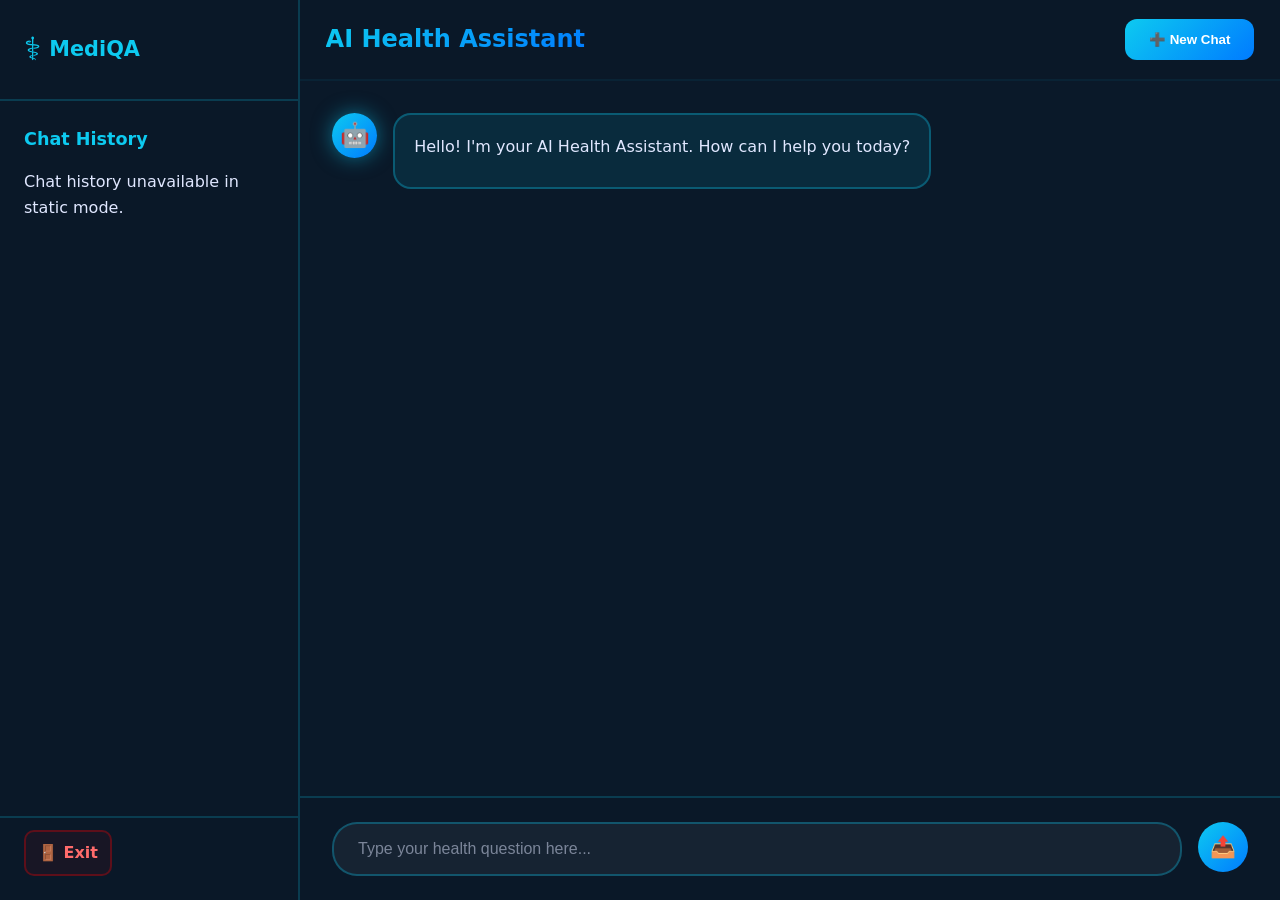
<file: chat.html>
<!DOCTYPE html>
<html lang="en">
<head>
  <meta charset="utf-8" />
  <meta name="viewport" content="width=device-width, initial-scale=1" />
  <title>Chat - MediQA Chatbot</title>

  <link rel="stylesheet" href="style.css">

  <link rel="icon" href="data:image/svg+xml,<svg xmlns=%22http://www.w3.org/2000/svg%22 viewBox=%220 0 100 100%22><text y=%22.9em%22 font-size=%2290%22>🩺</text></svg>">
</head>

<body class="chat-page">
  <div class="chat-container">

    <!-- Sidebar -->
    <aside class="chat-sidebar">
      <div class="sidebar-header">
        <div class="sidebar-brand">
          <span class="medical-icon">⚕️</span>
          <span>MediQA</span>
        </div>
      </div>

      <!-- Static placeholder since Flask loops don’t work -->
      <div class="chat-history">
        <h3 class="history-title">Chat History</h3>
        <div class="history-list">
          <p class="no-history">Chat history unavailable in static mode.</p>
        </div>
      </div>

      <div class="sidebar-footer" style="padding-top:12px;">
        <a href="index.html" class="logout-btn" style="
          display:inline-block;
          padding:8px 12px;
          border-radius:10px;
          background:rgba(255,0,0,0.06);
          color:#ff6b6b;
          text-decoration:none;">
          🚪 Exit
        </a>
      </div>
    </aside>

    <!-- Main -->
    <main class="chat-main" style="flex:1;display:flex;flex-direction:column;min-height:100vh;">

      <div class="chat-header" style="padding:1.2rem 1.6rem;background:rgba(10,25,41,0.95);border-bottom:2px solid rgba(13,202,240,0.06);display:flex;justify-content:space-between;align-items:center;">
        <h2 class="chat-title" style="margin:0;background:var(--gradient-1);-webkit-background-clip:text;-webkit-text-fill-color:transparent;">
          AI Health Assistant
        </h2>

        <button class="new-chat-btn" onclick="startNewChat()">
          ➕ New Chat
        </button>
      </div>

      <!-- Messages -->
      <div id="chat-box" class="chat-messages" style="flex:1;overflow-y:auto;">
        <!-- Default bot greeting -->
        <div class="message bot-message">
          <div class="message-avatar bot-avatar">🤖</div>
          <div class="message-content">
            <p>Hello! I'm your AI Health Assistant. How can I help you today?</p>
          </div>
        </div>
      </div>

      <!-- Input -->
      <div class="chat-input-container">
        <form id="chat-form" class="chat-input-form">
          <input type="text" id="question" class="chat-input" placeholder="Type your health question here..." autocomplete="off" required />
          <button type="submit" class="send-btn"><span class="send-icon">📤</span></button>
        </form>
      </div>

    </main>
  </div>
<!-- 
<script>
let currentChatId = ""; // Flask removed → use empty string

function startNewChat() {
  currentChatId = "";
  document.getElementById("chat-box").innerHTML = `
    <div class="message bot-message"> 
      <div class="message-avatar bot-avatar">🤖</div>
      <div class="message-content"><p>New chat started. How can I help?</p></div>
    </div>`;
}

document.addEventListener("DOMContentLoaded", function() {
  const form = document.getElementById("chat-form");
  const input = document.getElementById("question");
  const chatBox = document.getElementById("chat-box");

  form.addEventListener("submit", async function(e) {
    e.preventDefault();
    const question = input.value.trim();
    if (!question) return;

    // user message
    const userDiv = document.createElement("div");
    userDiv.className = "message user-message";
    userDiv.innerHTML = `
      <div class="message-content"><p>${escapeHtml(question)}</p></div>
      <div class="message-avatar user-avatar">👤</div>`;
    chatBox.appendChild(userDiv);

    chatBox.scrollTop = chatBox.scrollHeight;
    input.value = "";

    // typing indicator
    const typing = document.createElement("div");
    typing.className = "message bot-message thinking";
    typing.innerHTML = `
      <div class="message-avatar bot-avatar">🤖</div>
      <div class="message-content">
        <div class="typing-indicator"><span></span><span></span><span></span></div>
        <p>Thinking...</p>
      </div>`;
    chatBox.appendChild(typing);
    chatBox.scrollTop = chatBox.scrollHeight;

    try {
      const res = await fetch("https://backend-chatbot-h3ui.onrender.com/ask", {
        method: "POST",
        headers: { "Content-Type": "application/json" },
        body: JSON.stringify({ question, chat_id: currentChatId })
      });

      const data = await res.json();

      typing.remove();

      // bot response
      const botDiv = document.createElement("div");
      botDiv.className = "message bot-message";
      botDiv.innerHTML = `
        <div class="message-avatar bot-avatar">🤖</div>
        <div class="message-content"><p>${escapeHtml(data.answer)}</p></div>`;
      chatBox.appendChild(botDiv);

      chatBox.scrollTop = chatBox.scrollHeight;

    } catch (err) {
      typing.remove();
      const errDiv = document.createElement("div");
      errDiv.className = "message bot-message";
      errDiv.innerHTML = `
        <div class="message-avatar bot-avatar">🤖</div>
        <div class="message-content"><p>Error. Try again.</p></div>`;
      chatBox.appendChild(errDiv);
    }
  });

  function escapeHtml(text) {
    return text.replace(/[&<>"'`=\/]/g, s => ({
      '&': '&amp;', '<': '&lt;', '>': '&gt;', '"': '&quot;',
      "'": '&#39;', '/': '&#x2F;', '`': '&#x60;', '=': '&#x3D;'
    }[s]));
  }
});
</script> -->
  <script src="javascript.js"></script>

</body>
</html>
</file>
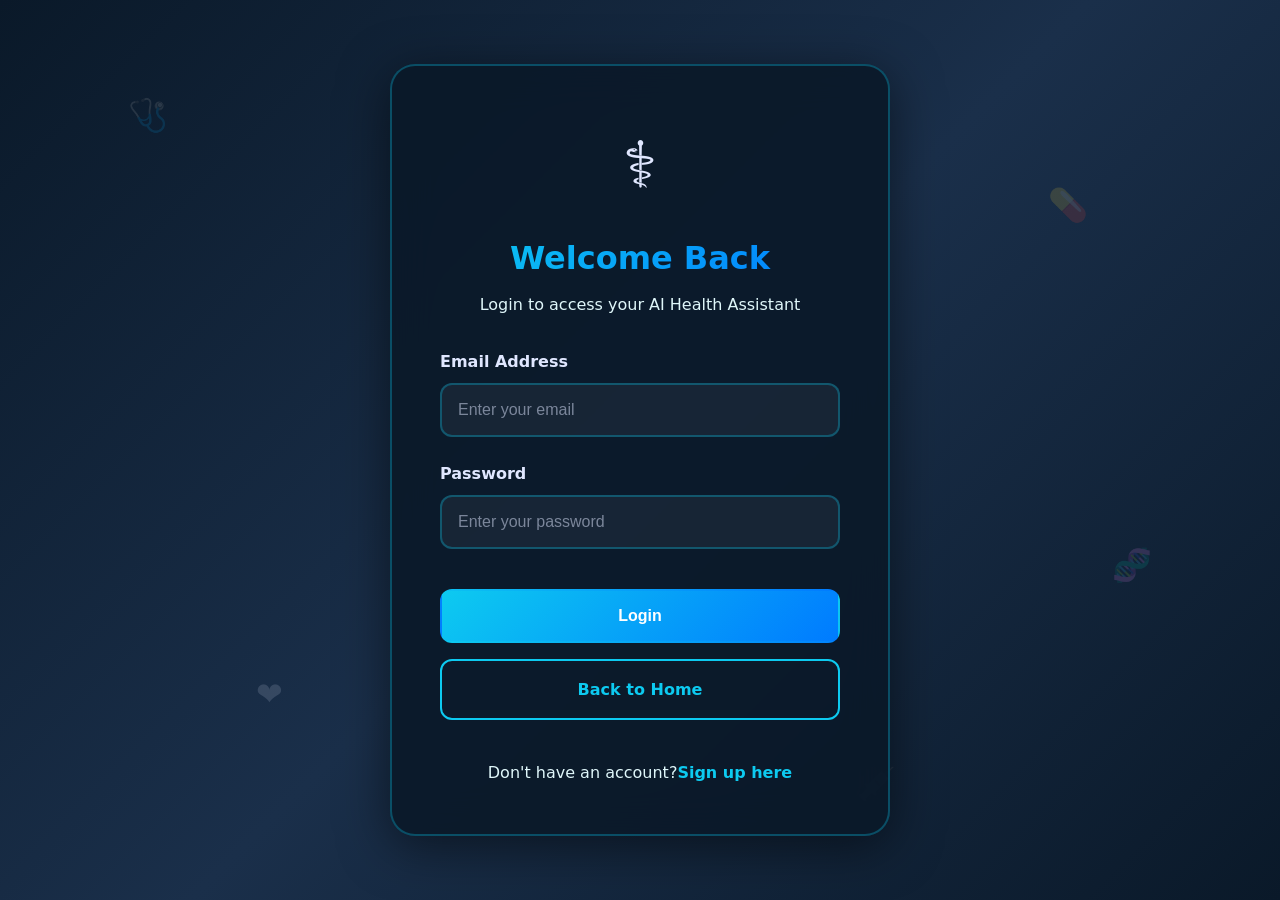
<file: login.html>
<!DOCTYPE html>
<html lang="en">
<head>
    <meta charset="UTF-8">
    <meta name="viewport" content="width=device-width, initial-scale=1.0">
    <title>Login - MediQA Chatbot</title>
     <link rel="stylesheet" href="style.css">

</head>
<body class="auth-page">
    <div class="floating-icons">
        <span class="float-icon icon-1">🩺</span>
        <span class="float-icon icon-2">💊</span>
        <span class="float-icon icon-3">❤️</span>
        <span class="float-icon icon-4">🧬</span>
        <span class="float-icon icon-5">💉</span>
    </div>

    <div class="auth-container">
        <div class="auth-box fade-in">
            <div class="auth-header">
                <span class="auth-icon">⚕️</span>
                <h1>Welcome Back</h1>
                <p>Login to access your AI Health Assistant</p>
            </div>

            <form class="auth-form" onsubmit="window.location.href='chat.html'; return false;">
                <div class="form-group">
                    <label for="email">Email Address</label>
                    <input type="email" name="email" id="email" class="form-input" placeholder="Enter your email" required>
                </div>
                <div class="form-group">
                    <label for="password">Password</label>
                    <input type="password" name="password" id="password" class="form-input" placeholder="Enter your password" required>
                </div>
                <div class="form-actions">
                    <button type="submit" class="btn-primary">Login</button>
                    <a href="index.html" class="btn-secondary">Back to Home</a>
                </div>
                <div class="form-footer">
                    <p>Don't have an account?<a href="signup.html" class="link-highlight">Sign up here</a>
</p>
                </div>
            </form>
        </div>
    </div>

    <!-- <script src="{{ url_for('static', filename='javascript.js') }}"></script> -->
    <script src="javascript.js"></script>

</body>
</html>
</file>
<file: style.css>
* {
    margin: 0;
    padding: 0;
    box-sizing: border-box;
}

:root {
    --primary-teal: #0dcaf0;
    --primary-blue: #007bff;
    --light-cyan: #e0f7fa;
    --white: #ffffff;
    --dark-bg: #0a1929;
    --card-bg: rgba(255, 255, 255, 0.05);
    --text-light: #e0e7ff;
    --gradient-1: linear-gradient(135deg, #0dcaf0, #007bff);
    --gradient-2: linear-gradient(135deg, #007bff, #0dcaf0);
    --glow-teal: 0 0 20px rgba(13, 202, 240, 0.5);
    --glow-blue: 0 0 20px rgba(0, 123, 255, 0.5);
    --white:#ffffff;
    --grad1: linear-gradient(135deg,#0dcaf0,#007bff);
}

body {
    font-family: 'Inter', system-ui, -apple-system, sans-serif;
    line-height: 1.6;
    background: linear-gradient(135deg, #0a1929 0%, #1a2f4a 50%, #0a1929 100%);
    color: var(--text-light);
    min-height: 100vh;
    overflow-x: hidden;
}

.navbar {
    position: fixed;
    top: 0;
    width: 100%;
    background: rgba(10, 25, 41, 0.95);
    backdrop-filter: blur(10px);
    z-index: 1000;
    border-bottom: 1px solid rgba(13, 202, 240, 0.2);
    box-shadow: 0 4px 20px rgba(0, 0, 0, 0.3);
}

.nav-container {
    max-width: 1400px;
    margin: 0 auto;
    padding: 1rem 2rem;
    display: flex;
    justify-content: space-between;
    align-items: center;
}

.nav-brand {
    display: flex;
    align-items: center;
    gap: 0.5rem;
    font-size: 1.5rem;
    font-weight: 700;
    color: var(--primary-teal);
    text-shadow: var(--glow-teal);
}

.medical-icon {
    font-size: 2rem;
    animation: pulse-icon 2s infinite;
}

@keyframes pulse-icon {
    0%, 100% { transform: scale(1); }
    50% { transform: scale(1.1); }
}

.nav-menu {
    display: flex;
    gap: 2rem;
}

.nav-link {
    color: var(--text-light);
    text-decoration: none;
    font-weight: 500;
    transition: all 0.3s ease;
    position: relative;
}

.nav-link::after {
    content: '';
    position: absolute;
    bottom: -5px;
    left: 0;
    width: 0;
    height: 2px;
    background: var(--gradient-1);
    transition: width 0.3s ease;
}

.nav-link:hover {
    color: var(--primary-teal);
    text-shadow: var(--glow-teal);
}

.nav-link:hover::after {
    width: 100%;
}

.nav-buttons {
    display: flex;
    gap: 1rem;
}

.btn-login, .btn-signup {
    padding: 0.6rem 1.5rem;
    border-radius: 25px;
    text-decoration: none;
    font-weight: 600;
    transition: all 0.3s ease;
}

.btn-login {
    color: var(--primary-teal);
    border: 2px solid var(--primary-teal);
}

.btn-login:hover {
    background: var(--primary-teal);
    color: var(--dark-bg);
    box-shadow: var(--glow-teal);
    transform: translateY(-2px);
}

.btn-signup {
    background: var(--gradient-1);
    color: var(--white);
    border: 2px solid transparent;
}

.btn-signup:hover {
    box-shadow: var(--glow-blue);
    transform: translateY(-2px);
}

.floating-icons {
    position: fixed;
    width: 100%;
    height: 100%;
    pointer-events: none;
    z-index: 1;
    overflow: hidden;
}

.float-icon {
    position: absolute;
    font-size: 2rem;
    opacity: 0.15;
    animation: float-around 20s infinite ease-in-out;
}

.icon-1 {
    top: 10%;
    left: 10%;
    animation-delay: 0s;
}

.icon-2 {
    top: 20%;
    right: 15%;
    animation-delay: 2s;
}

.icon-3 {
    bottom: 20%;
    left: 20%;
    animation-delay: 4s;
}

.icon-4 {
    top: 60%;
    right: 10%;
    animation-delay: 6s;
}

.icon-5 {
    bottom: 10%;
    right: 30%;
    animation-delay: 8s;
}

@keyframes float-around {
    0%, 100% {
        transform: translate(0, 0) rotate(0deg);
    }
    25% {
        transform: translate(30px, -30px) rotate(90deg);
    }
    50% {
        transform: translate(-20px, 20px) rotate(180deg);
    }
    75% {
        transform: translate(20px, 30px) rotate(270deg);
    }
}



.hero-section {
    margin-top: 80px;
    padding: 4rem 2rem;
    min-height: 80vh;
    display: flex;
    align-items: center;
    justify-content: center;
    position: relative;
}

.hero-content {
    max-width: 1400px;
    width: 100%;
    display: flex;
    align-items: center;
    justify-content: space-between;
    gap: 3rem;
}

.ai-bot-illustration {
    position: relative;
    width: 300px;
    height: 300px;
    animation: float-bot 3s infinite ease-in-out;
        margin-left: 150px; /* shift bot to right */

}

@keyframes float-bot {
    0%, 100% { transform: translateY(0); }
    50% { transform: translateY(-20px); }
}


.bot-head {
    position: relative;
    width: 150px;
    height: 150px;
    background: var(--gradient-1);
    border-radius: 50%;
    margin: 0 auto;
    box-shadow: var(--glow-teal);
}
.bot-eye {
    position: absolute;
    width: 30px;
    height: 30px;
    background: var(--white);
    border-radius: 50%;
    top: 50px;
    overflow: hidden;
}

/* Eyelid */
.bot-eye::after {
    content: "";
    position: absolute;
    width: 100%;
    height: 100%;
    background: var(--gradient-1);  /* same as head color or black */
    top: 0;
    left: 0;
    transform-origin: top;
    animation: botBlink2 1.75s infinite;
}

/* New blink animation */
@keyframes botBlink2 {
    0%, 45%, 55%, 100% {
        transform: scaleY(0);   /* eyelid lifted */
    }
    50% {
        transform: scaleY(1);   /* eyelid closed */
    }
}

.bot-eye.left { left: 35px; }
.bot-eye.right { right: 35px; }


.bot-antenna {
    position: absolute;
    width: 4px;
    height: 40px;
    background: var(--primary-teal);
    top: -30px;
    left: 50%;
    transform: translateX(-50%);
}

.bot-antenna::after {
    content: '';
    position: absolute;
    width: 15px;
    height: 15px;
    background: var(--primary-teal);
    border-radius: 50%;
    top: -10px;
    left: 50%;
    transform: translateX(-50%);
    animation: antenna-pulse 1.5s infinite;
}

@keyframes antenna-pulse {
    0%, 100% { box-shadow: 0 0 10px var(--primary-teal); }
    50% { box-shadow: 0 0 30px var(--primary-teal); }
}

.bot-body {
    width: 180px;
    height: 100px;
    background: var(--gradient-2);
    border-radius: 20px;
    margin: 20px auto 0;
    box-shadow: var(--glow-blue);
    position: relative;
}

.stethoscope {
    position: absolute;
    width: 80px;
    height: 60px;
    left: 50%;
    top: 50%;
    transform: translate(-50%, -50%);
    border: 3px solid var(--primary-teal);
    border-radius: 50% 50% 0 0;
    border-bottom: none;
    box-shadow: 0 0 10px rgba(13, 202, 240, 0.5);
}

.stethoscope::before {
    content: '';
    position: absolute;
    width: 30px;
    height: 30px;
    background: var(--primary-teal);
    border-radius: 50%;
    bottom: -30px;
    left: 10%;
    box-shadow: 0 0 10px rgba(13, 202, 240, 0.5);
}

.stethoscope::after {
    content: '';
    position: absolute;
    width: 30px;
    height: 30px;
    background: var(--primary-teal);
    border-radius: 50%;
    bottom: -30px;
    right: 10%;
    box-shadow: 0 0 10px rgba(13, 202, 240, 0.5);
}

.pulse-ring {
    position: absolute;
    top: 50%;
    left: 50%;
    transform: translate(-50%, -50%);
    width: 250px;
    height: 250px;
    border: 3px solid var(--primary-teal);
    border-radius: 50%;
    animation: pulse-ring 2s infinite;
}

@keyframes pulse-ring {
    0% {
        transform: translate(-50%, -50%) scale(0.8);
        opacity: 1;
    }
    100% {
        transform: translate(-50%, -50%) scale(1.3);
        opacity: 0;
    }
}

/* 
.hero-text {
    flex: 1;
    max-width: 600px;
}

.animated-heading {
    font-size: 3rem;
    margin-bottom: 1.5rem;
    line-height: 1.2;
}

.typing-text {
    display: block;
    background: var(--gradient-1);
    -webkit-background-clip: text;
    -webkit-text-fill-color: transparent;
    background-clip: text;
    animation: typing-fade 4s infinite;
}

@keyframes typing-fade {
    0%, 100% { opacity: 1; }
    50% { opacity: 0.6; }
}


.subtext {
    display: block;
    color: var(--text-light);
    font-size: 2rem;
    margin-top: 0.5rem;
    animation: fade-in 2s ease-in;
}

@keyframes fade-in {
    from { opacity: 0; transform: translateY(20px); }
    to { opacity: 1; transform: translateY(0); }
}

.hero-description {
    font-size: 1.2rem;
    color: var(--light-cyan);
    margin-top: 1rem;
    animation: fade-in 2s ease-in 0.5s backwards;
} */



.hero-text {
    flex: 1;
    max-width: 700px;
}

.animated-heading {
    font-size: 4rem;
    margin-bottom: 2rem;
    line-height: 1.3;
    text-align: center;
}

.typing-text {
    display: inline-block;
    overflow: hidden;
    white-space: nowrap;
    border-right: 3px solid var(--light-cyan);
    /* animation: typing 10s steps(26 , end)  infinite, blink 0.75s step-end infinite; */
    overflow: hidden;
white-space: nowrap;
border-right: 3px solid #fff;
display: inline-block;

    animation: typing 10s steps(24, end) infinite, blink 0.4s step-end infinite;

    background: var(--gradient-1);
    -webkit-background-clip: text;
    -webkit-text-fill-color: transparent;
}
/* 
@keyframes typing {
    0% { width: 0; }
    50% { width: 100%; }
    100% { width: 0; }
} */

@keyframes typing {
  0% { width: 0; }
  60% { width: 100%; }   /* typing completes */
  90% { width: 100%; }   /* pause for 3-4 seconds */
  100% { width: 0; }     /* delete and restart */
}


@keyframes blink {
    50% { border-color: transparent; }
}

.subtext {
    display: block;
    color: var(--text-light);
    font-size: 2.2rem;
    margin-top: 1rem;
    text-align: center;
    animation: fade-in 2s ease-in;
}

@keyframes fade-in {
    from { opacity: 0; transform: translateY(20px); }
    to { opacity: 1; transform: translateY(0); }
}

.hero-description {
    font-size: 1.4rem;
    color: var(--light-cyan);
    margin-top: 1.5rem;
    text-align: center;
    animation: fade-in 2s ease-in 0.5s backwards;
}

/* 
.health-tips-section {
    padding: 4rem 2rem;
    max-width: 1400px;
    margin: 0 auto;
}

.section-title {
    text-align: center;
    font-size: 2.5rem;
    margin-bottom: 3rem;
    background: var(--gradient-1);
    -webkit-background-clip: text;
    -webkit-text-fill-color: transparent;
    background-clip: text;
}

.tips-grid {
    display: grid;
    grid-template-columns: repeat(3, 1fr);
    gap: 2rem;
}

.tip-card {
    background: var(--card-bg);
    padding: 2rem;
    border-radius: 20px;
    border: 2px solid rgba(13, 202, 240, 0.3);
    text-align: center;
    transition: all 0.4s ease;
    animation: slide-up 0.6s ease-out backwards;
    position: relative;
    overflow: hidden;
}

.tip-card:hover {
    transform: translateY(-10px) scale(1.05);
    border-color: var(--primary-teal);
    box-shadow: var(--glow-teal);
    background: rgba(13, 202, 240, 0.1);
}

.tip-card:hover .icon-tilt {
    animation: emoji-tilt 0.6s ease-in-out;
}

.tip-card:hover .card-line {
    width: 100%;
}

@keyframes emoji-tilt {
    0%, 100% { transform: rotate(0deg) scale(1); }
    25% { transform: rotate(-8deg) scale(1.1); }
    50% { transform: rotate(0deg) scale(1.15); }
    75% { transform: rotate(8deg) scale(1.1); }
}

.card-line {
    position: absolute;
    bottom: 0;
    left: 0;
    height: 4px;
    width: 0;
    transition: width 0.4s ease;
}

.line-1 { background: linear-gradient(90deg, #FF6B9D, #0dcaf0); }
.line-2 { background: linear-gradient(90deg, #00C9FF, #92FE9D); }
.line-3 { background: linear-gradient(90deg, #FA8BFF, #2BD2FF); }
.line-4 { background: linear-gradient(90deg, #FFD26F, #3677FF); }
.line-5 { background: linear-gradient(90deg, #3677FF, #23D6DA); }
.line-6 { background: linear-gradient(90deg, #F761A1, #8C1BAB); }
.line-7 { background: linear-gradient(90deg, #00D2FF, #3A47D5); }
.line-8 { background: linear-gradient(90deg, #FFD89B, #19547B); }
.line-9 { background: linear-gradient(90deg, #FF9B56, #FF6B9D); }

.card-1 { animation-delay: 0.1s; }
.card-2 { animation-delay: 0.2s; }
.card-3 { animation-delay: 0.3s; }
.card-4 { animation-delay: 0.4s; }
.card-5 { animation-delay: 0.5s; }
.card-6 { animation-delay: 0.6s; }
.card-7 { animation-delay: 0.7s; }
.card-8 { animation-delay: 0.8s; }
.card-9 { animation-delay: 0.9s; }

@keyframes slide-up {
    from {
        opacity: 0;
        transform: translateY(30px);
    }
    to {
        opacity: 1;
        transform: translateY(0);
    }
}

.tip-icon {
    font-size: 3rem;
    display: block;
    margin-bottom: 1rem;
}

.tip-text {
    font-size: 1.1rem;
    font-weight: 600;
    color: var(--text-light);
} */


.health-tips-section {
    padding: 4rem 2rem;
    max-width: 1400px;
    margin: 0 auto;
    background: linear-gradient(135deg, rgba(230, 255, 255, 0.2), rgba(240, 255, 255, 0.05));
    border-radius: 20px;
}

.section-title {
    text-align: center;
    font-size: 2.5rem;
    margin-bottom: 3rem;
    background: var(--gradient-1);
    -webkit-background-clip: text;
    -webkit-text-fill-color: transparent;
    background-clip: text;
    animation: fade-in 1.5s ease-in-out;
}

.tips-grid {
    display: grid;
    grid-template-columns: repeat(3, 1fr);
    gap: 2rem;
}

.tip-card {
    background: var(--card-bg);
    padding: 2rem;
    border-radius: 20px;
    border: 2px solid rgba(13, 202, 240, 0.3);
    text-align: center;
    transition: all 0.4s ease;
    animation: slide-up 0.6s ease-out backwards, glow-breath 6s ease-in-out infinite;
    position: relative;
    overflow: hidden;
}

.tip-card:hover {
    transform: translateY(-10px) scale(1.05);
    border-color: var(--primary-teal);
    box-shadow: 0 0 25px rgba(13, 202, 240, 0.5);
    background: rgba(13, 202, 240, 0.1);
}

.tip-card:hover .icon-tilt {
    animation: emoji-tilt 0.6s ease-in-out;
}

.tip-card:hover .card-line {
    width: 100%;
}

@keyframes emoji-tilt {
    0%, 100% { transform: rotate(0deg) scale(1); }
    25% { transform: rotate(-8deg) scale(1.1); }
    50% { transform: rotate(0deg) scale(1.15); }
    75% { transform: rotate(8deg) scale(1.1); }
}

.card-line {
    position: absolute;
    bottom: 0;
    left: 0;
    height: 4px;
    width: 0;
    transition: width 0.4s ease;
}
/* 
.line-1 { background: linear-gradient(90deg, #FF6B9D, #0dcaf0); }
.line-2 { background: linear-gradient(90deg, #00C9FF, #92FE9D); }
.line-3 { background: linear-gradient(90deg, #FA8BFF, #2BD2FF); }
.line-4 { background: linear-gradient(90deg, #FFD26F, #3677FF); }
.line-5 { background: linear-gradient(90deg, #3677FF, #23D6DA); }
.line-6 { background: linear-gradient(90deg, #F761A1, #8C1BAB); }
.line-7 { background: linear-gradient(90deg, #00D2FF, #3A47D5); }
.line-8 { background: linear-gradient(90deg, #FFD89B, #19547B); }
.line-9 { background: linear-gradient(90deg, #FF9B56, #FF6B9D); } */

.card-1 { animation-delay: 0.1s; }
.card-2 { animation-delay: 0.2s; }
.card-3 { animation-delay: 0.3s; }
.card-4 { animation-delay: 0.4s; }
.card-5 { animation-delay: 0.5s; }
.card-6 { animation-delay: 0.6s; }
.card-7 { animation-delay: 0.7s; }
.card-8 { animation-delay: 0.8s; }
.card-9 { animation-delay: 0.9s; }

@keyframes slide-up {
    from {
        opacity: 0;
        transform: translateY(30px);
    }
    to {
        opacity: 1;
        transform: translateY(0);
    }
}

@keyframes glow-breath {
    0%, 100% { box-shadow: 0 0 10px rgba(13, 202, 240, 0.2); }
    50% { box-shadow: 0 0 25px rgba(13, 202, 240, 0.4); }
}

.tip-icon {
    font-size: 3rem;
    display: block;
    margin-bottom: 1rem;
    animation: fade-in 1.2s ease-in-out;
}

.tip-text {
    font-size: 1.1rem;
    font-weight: 600;
    color: var(--text-light);
    animation: fade-in 1.5s ease-in-out;
}

@keyframes fade-in {
    from { opacity: 0; transform: translateY(10px); }
    to { opacity: 1; transform: translateY(0); }
}

/* 
.developer-section {
    padding: 4rem 2rem;
    max-width: 1400px;
    margin: 0 auto;
}

.team-container {
    display: flex;
    flex-direction: column;
    align-items: center;
    gap: 2rem;
}

.developer-card {
    background: var(--card-bg);
    padding: 2.5rem;
    border-radius: 20px;
    border: 2px solid rgba(13, 202, 240, 0.3);
    text-align: center;
    transition: all 0.4s ease;
    min-width: 280px;
}

.developer-card:hover {
    transform: translateY(-15px);
    border-color: var(--primary-blue);
    box-shadow: var(--glow-blue);
    background: rgba(0, 123, 255, 0.1);
}

.team-leader {
    animation: fade-in 0.8s ease-out;
}

.developers-row {
    display: flex;
    gap: 2rem;
    justify-content: center;
    flex-wrap: wrap;
}

.developers-row .developer-card {
    animation: slide-up 0.8s ease-out;
}

.developers-row .developer-card:nth-child(1) {
    animation-delay: 0.2s;
}

.developers-row .developer-card:nth-child(2) {
    animation-delay: 0.4s;
}

.dev-avatar {
    width: 140px;
    height: 140px;
    background: var(--gradient-1);
    border-radius: 50%;
    display: flex;
    align-items: center;
    justify-content: center;
    font-size: 2.5rem;
    font-weight: bold;
    margin: 0 auto 1.8rem;
    box-shadow: var(--glow-teal);
}

.dev-name {
    font-size: 1.5rem;
    margin-bottom: 0.5rem;
    color: var(--primary-teal);
}

.dev-role {
    color: var(--light-cyan);
    font-size: 1rem;
} */


/* 🌟 Developer Section */
.developer-section {
    padding: 4rem 2rem;
    max-width: 1400px;
    margin: 0 auto;
}

.team-container {
    display: flex;
    flex-direction: column;
    align-items: center;
    gap: 2rem;
}

/* Individual Developer Cards */
.developer-card {
    background: var(--card-bg);
    padding: 2.5rem;
    border-radius: 20px;
    border: 2px solid rgba(13, 202, 240, 0.3);
    text-align: center;
    transition: all 0.4s ease;
    min-width: 280px;
}

.developer-card:hover {
    transform: translateY(-15px);
    border-color: var(--primary-blue);
    box-shadow: var(--glow-blue);
    background: rgba(0, 123, 255, 0.1);
}

/* Animation for Team Leader */
.team-leader {
    animation: fade-in 0.8s ease-out;
}

/* Developer Row Layout */
.developers-row {
    display: flex;
    gap: 2rem;
    justify-content: center;
    flex-wrap: wrap;
}

/* Row Animations */
.developers-row .developer-card {
    animation: slide-up 0.8s ease-out;
}

.developers-row .developer-card:nth-child(1) {
    animation-delay: 0.2s;
}

.developers-row .developer-card:nth-child(2) {
    animation-delay: 0.4s;
}

/* 👤 Developer Avatar (Circular Image with Hover Effect) */
.dev-avatar {
    width: 140px;
    height: 140px;
    border-radius: 50%;
    margin: 0 auto 1.5rem;
    background: var(--gradient-1);
    box-shadow: var(--glow-teal);
    overflow: hidden;
    display: flex;
    align-items: center;
    justify-content: center;
    font-size: 0; /* Hide initials text if image is used */
    transition: transform 0.4s ease, box-shadow 0.4s ease;
}

.dev-avatar:hover {
    transform: scale(1.08);
    box-shadow: 0 0 25px rgba(0, 255, 255, 0.7);
}
/*  */


/* Text Styling */
.dev-name {
    font-size: 1.6rem;
    margin-bottom: 0.5rem;
    color: var(--primary-teal);
}

.dev-role {
    color: var(--light-cyan);
    font-size: 1rem;
}

/* Optional Fade-in and Slide-up Animations */
@keyframes fade-in {
    from { opacity: 0; transform: translateY(20px); }
    to { opacity: 1; transform: translateY(0); }
}

@keyframes slide-up {
    from { opacity: 0; transform: translateY(30px); }
    to { opacity: 1; transform: translateY(0); }
}


.team-leader .dev-avatar {
    background-image: url("../images/developer.jpg");
    background-size: cover;
    background-position: center;
    background-repeat: no-repeat;
    color: transparent;
}

.developers-row .developer-card:nth-child(1) .dev-avatar {
    background-image: url("../images/developer2.jpg");
    background-size: cover;
    background-position: center;
    background-repeat: no-repeat;
    color: transparent;
}

.developers-row .developer-card:nth-child(2) .dev-avatar {
    background-image: url("../images/developer3.png");
    background-size: cover;
    background-position: center;
    background-repeat: no-repeat;
    color: transparent;
}
.developer-img {
    width: 120px;              /* कमी केलंय */
    height: 120px;
    border-radius: 50%;
    object-fit: cover;          /* perfect crop inside circle */
    border: 3px solid #00bfff;  /* हलका glowing border */
    box-shadow: 0 0 20px rgba(0, 191, 255, 0.5);
    transition: transform 0.4s ease, box-shadow 0.4s ease;
}

.developer-img:hover {
    transform: scale(1.1);
    box-shadow: 0 0 25px rgba(0, 255, 255, 0.7);
}




.footer {
    background: linear-gradient(135deg, rgba(10, 25, 41, 0.95), rgba(0, 123, 255, 0.1));
    padding: 3rem 2rem 1rem;
    margin-top: 4rem;
    border-top: 2px solid rgba(13, 202, 240, 0.3);
}

.footer-content {
    max-width: 1400px;
    margin: 0 auto;
    display: grid;
    grid-template-columns: repeat(3, 1fr);
    gap: 3rem;
    margin-bottom: 2rem;
}

.footer-heading {
    color: var(--primary-teal);
    margin-bottom: 1rem;
    font-size: 1.3rem;
}

.footer-links, .footer-info {
    list-style: none;
}

.footer-links li, .footer-info li {
    margin-bottom: 0.5rem;
}

.footer-links a {
    color: var(--text-light);
    text-decoration: none;
    transition: all 0.3s ease;
}

.footer-links a:hover {
    color: var(--primary-teal);
    text-shadow: var(--glow-teal);
    padding-left: 5px;
}

.footer-info li {
    color: var(--light-cyan);
}

.footer-text {
    color: var(--light-cyan);
    line-height: 1.8;
}

.footer-bottom {
    text-align: center;
    padding-top: 2rem;
    border-top: 1px solid rgba(13, 202, 240, 0.2);
    color: var(--light-cyan);
}

.auth-page {
    display: flex;
    align-items: center;
    justify-content: center;
    min-height: 100vh;
    padding: 2rem;
}

.auth-container {
    width: 100%;
    max-width: 500px;
    position: relative;
    z-index: 10;
}

.auth-box {
    background: rgba(10, 25, 41, 0.9);
    backdrop-filter: blur(20px);
    border: 2px solid rgba(13, 202, 240, 0.3);
    border-radius: 25px;
    padding: 3rem;
    box-shadow: 0 10px 50px rgba(0, 0, 0, 0.5);
}

.fade-in {
    animation: fade-in 0.8s ease-out;
}

.auth-header {
    text-align: center;
    margin-bottom: 2rem;
}

.auth-icon {
    font-size: 4rem;
    display: block;
    margin-bottom: 1rem;
    animation: pulse-icon 2s infinite;
}

.auth-header h1 {
    font-size: 2rem;
    margin-bottom: 0.5rem;
    background: var(--gradient-1);
    -webkit-background-clip: text;
    -webkit-text-fill-color: transparent;
    background-clip: text;
}

.auth-header p {
    color: var(--light-cyan);
}

.auth-form {
    display: flex;
    flex-direction: column;
    gap: 1.5rem;
}

.form-group {
    display: flex;
    flex-direction: column;
    gap: 0.5rem;
}

.form-group label {
    color: var(--text-light);
    font-weight: 600;
}

.form-input {
    padding: 1rem;
    background: rgba(255, 255, 255, 0.05);
    border: 2px solid rgba(13, 202, 240, 0.3);
    border-radius: 12px;
    color: var(--white);
    font-size: 1rem;
    transition: all 0.3s ease;
}

.form-input:focus {
    outline: none;
    border-color: var(--primary-teal);
    box-shadow: var(--glow-teal);
    background: rgba(13, 202, 240, 0.05);
}

.form-input::placeholder {
    color: rgba(224, 231, 255, 0.5);
}

.form-actions {
    display: flex;
    flex-direction: column;
    gap: 1rem;
    margin-top: 1rem;
}

.btn-primary, .btn-secondary {
    padding: 1rem;
    border-radius: 12px;
    text-decoration: none;
    text-align: center;
    font-weight: 600;
    font-size: 1rem;
    transition: all 0.3s ease;
    display: block;
}

.btn-primary {
    background: var(--gradient-1);
    color: var(--white);
    border: 2px solid transparent;
}

.btn-primary:hover {
    box-shadow: var(--glow-blue);
    transform: translateY(-3px);
}

.btn-secondary {
    background: transparent;
    color: var(--primary-teal);
    border: 2px solid var(--primary-teal);
}

.btn-secondary:hover {
    background: rgba(13, 202, 240, 0.1);
    box-shadow: var(--glow-teal);
}

.form-footer {
    text-align: center;
    margin-top: 1rem;
    color: var(--light-cyan);
}

.link-highlight {
    color: var(--primary-teal);
    text-decoration: none;
    font-weight: 600;
    transition: all 0.3s ease;
}

.link-highlight:hover {
    text-shadow: var(--glow-teal);
}

.chat-page {
    padding: 0;
    background: var(--dark-bg);
}

.chat-container {
    display: flex;
    height: 100vh;
}

.chat-sidebar {
    width: 300px;
    background: rgba(10, 25, 41, 0.95);
    border-right: 2px solid rgba(13, 202, 240, 0.2);
    display: flex;
    flex-direction: column;
}

.sidebar-header {
    padding: 1.5rem;
    border-bottom: 2px solid rgba(13, 202, 240, 0.2);
}

.sidebar-brand {
    display: flex;
    align-items: center;
    gap: 0.5rem;
    font-size: 1.3rem;
    font-weight: 700;
    color: var(--primary-teal);
}

.chat-history {
    flex: 1;
    padding: 1.5rem;
    overflow-y: auto;
}

.history-title {
    color: var(--primary-teal);
    margin-bottom: 1rem;
    font-size: 1.1rem;
}

.history-list {
    display: flex;
    flex-direction: column;
    gap: 1rem;
}

.history-item {
    display: flex;
    gap: 0.8rem;
    padding: 1rem;
    background: rgba(255, 255, 255, 0.05);
    border-radius: 12px;
    border: 1px solid rgba(13, 202, 240, 0.2);
    cursor: pointer;
    transition: all 0.3s ease;
}

.history-item:hover {
    background: rgba(13, 202, 240, 0.1);
    border-color: var(--primary-teal);
    transform: translateX(5px);
}

.history-icon {
    font-size: 1.5rem;
}

.history-content {
    flex: 1;
}

.history-text {
    color: var(--text-light);
    font-weight: 600;
    margin-bottom: 0.3rem;
}

.history-time {
    color: var(--light-cyan);
    font-size: 0.85rem;
}

.sidebar-footer {
    padding: 1.5rem;
    border-top: 2px solid rgba(13, 202, 240, 0.2);
}

.logout-btn {
    display: flex;
    align-items: center;
    justify-content: center;
    gap: 0.5rem;
    padding: 1rem;
    background: rgba(255, 0, 0, 0.1);
    color: #ff6b6b;
    border: 2px solid rgba(255, 0, 0, 0.3);
    border-radius: 12px;
    text-decoration: none;
    font-weight: 600;
    transition: all 0.3s ease;
}

.logout-btn:hover {
    background: rgba(255, 0, 0, 0.2);
    border-color: #ff6b6b;
    transform: translateY(-2px);
}

.chat-main {
    flex: 1;
    display: flex;
    flex-direction: column;
}

.chat-header {
    padding: 1.5rem 2rem;
    background: rgba(10, 25, 41, 0.95);
    border-bottom: 2px solid rgba(13, 202, 240, 0.2);
    display: flex;
    justify-content: space-between;
    align-items: center;
}

.chat-title {
    font-size: 1.5rem;
    background: var(--gradient-1);
    -webkit-background-clip: text;
    -webkit-text-fill-color: transparent;
    background-clip: text;
}

.new-chat-btn {
    padding: 0.8rem 1.5rem;
    background: var(--gradient-1);
    color: var(--white);
    border: none;
    border-radius: 12px;
    font-weight: 600;
    cursor: pointer;
    transition: all 0.3s ease;
    display: flex;
    align-items: center;
    gap: 0.5rem;
}

.new-chat-btn:hover {
    box-shadow: var(--glow-teal);
    transform: translateY(-2px);
}

.chat-messages {
    flex: 1;
    padding: 2rem;
    overflow-y: auto;
    display: flex;
    flex-direction: column;
    gap: 1.5rem;
}

.message {
    display: flex;
    gap: 1rem;
    align-items: flex-start;
    animation: slide-up 0.4s ease-out;
}

.user-message {
    flex-direction: row-reverse;
}

.message-avatar {
    width: 45px;
    height: 45px;
    border-radius: 50%;
    display: flex;
    align-items: center;
    justify-content: center;
    font-size: 1.5rem;
    flex-shrink: 0;
}

.bot-avatar {
    background: var(--gradient-1);
    box-shadow: var(--glow-teal);
}

.user-avatar {
    background: var(--gradient-2);
    box-shadow: var(--glow-blue);
}

.message-content {
    max-width: 70%;
    padding: 1.2rem;
    border-radius: 18px;
    line-height: 1.6;
}

.bot-message .message-content {
    background: rgba(13, 202, 240, 0.1);
    border: 2px solid rgba(13, 202, 240, 0.3);
}

.user-message .message-content {
    background: rgba(0, 123, 255, 0.1);
    border: 2px solid rgba(0, 123, 255, 0.3);
}

.message-content p {
    margin-bottom: 0.5rem;
}

.message-content ul {
    margin-left: 1.5rem;
    margin-top: 0.5rem;
}

.message-content li {
    margin-bottom: 0.3rem;
}

.thinking {
    opacity: 0.8;
}

.typing-indicator {
    display: flex;
    gap: 0.3rem;
    margin-bottom: 0.5rem;
}

.typing-indicator span {
    width: 8px;
    height: 8px;
    background: var(--primary-teal);
    border-radius: 50%;
    animation: typing-bounce 1.4s infinite;
}

.typing-indicator span:nth-child(2) {
    animation-delay: 0.2s;
}

.typing-indicator span:nth-child(3) {
    animation-delay: 0.4s;
}

@keyframes typing-bounce {
    0%, 60%, 100% {
        transform: translateY(0);
    }
    30% {
        transform: translateY(-10px);
    }
}

.thinking-text {
    color: var(--light-cyan);
    font-style: italic;
}

.chat-input-container {
    padding: 1.5rem 2rem;
    background: rgba(10, 25, 41, 0.95);
    border-top: 2px solid rgba(13, 202, 240, 0.2);
}

.chat-input-form {
    display: flex;
    gap: 1rem;
    max-width: 1200px;
    margin: 0 auto;
}

.chat-input {
    flex: 1;
    padding: 1rem 1.5rem;
    background: rgba(255, 255, 255, 0.05);
    border: 2px solid rgba(13, 202, 240, 0.3);
    border-radius: 25px;
    color: var(--white);
    font-size: 1rem;
    transition: all 0.3s ease;
}

.chat-input:focus {
    outline: none;
    border-color: var(--primary-teal);
    box-shadow: var(--glow-teal);
    background: rgba(13, 202, 240, 0.05);
}

.chat-input::placeholder {
    color: rgba(224, 231, 255, 0.5);
}

.send-btn {
    width: 50px;
    height: 50px;
    background: var(--gradient-1);
    border: none;
    border-radius: 50%;
    cursor: pointer;
    transition: all 0.3s ease;
    display: flex;
    align-items: center;
    justify-content: center;
}

.send-btn:hover {
    box-shadow: var(--glow-teal);
    transform: scale(1.1);
}

.send-icon {
    font-size: 1.3rem;
}

@media (max-width: 1024px) {
    .hero-content {
        flex-direction: column;
        text-align: center;
    }

    .tips-grid {
        grid-template-columns: repeat(2, 1fr);
    }

    .footer-content {
        grid-template-columns: 1fr;
        gap: 2rem;
    }

    .chat-sidebar {
        width: 250px;
    }
}

@media (max-width: 768px) {
    .nav-container {
        flex-wrap: wrap;
        gap: 1rem;
    }

    .nav-menu {
        order: 3;
        width: 100%;
        justify-content: center;
        gap: 1rem;
    }

    .animated-heading {
        font-size: 2rem;
    }

    .tips-grid {
        grid-template-columns: 1fr;
    }

    .developers-row {
        flex-direction: column;
    }

    .chat-container {
        flex-direction: column;
    }

    .chat-sidebar {
        width: 100%;
        height: auto;
        max-height: 40vh;
    }

    .message-content {
        max-width: 85%;
    }
}

@media (max-width: 480px) {
    .nav-brand {
        font-size: 1.2rem;
    }

    .animated-heading {
        font-size: 1.5rem;
    }

    .subtext {
        font-size: 1.3rem;
    }

    .auth-box {
        padding: 2rem;
    }
}
</file>
